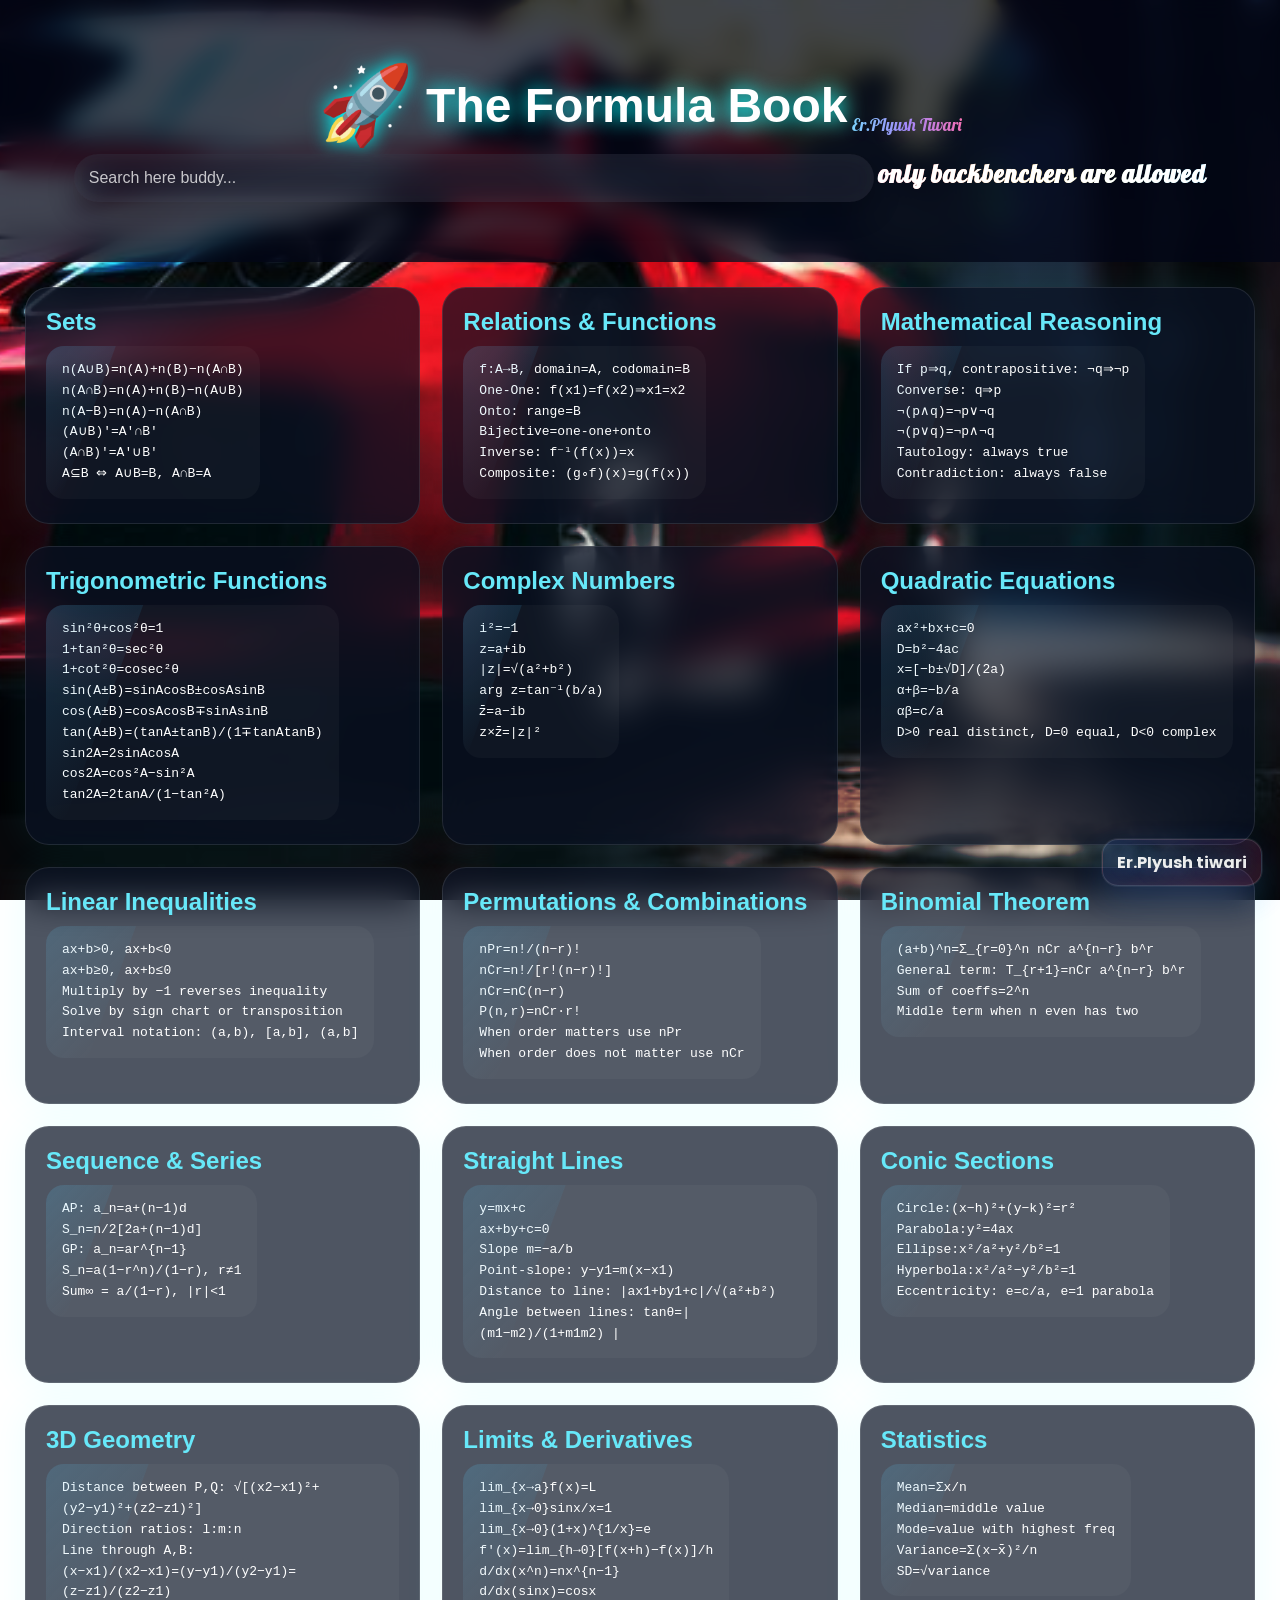
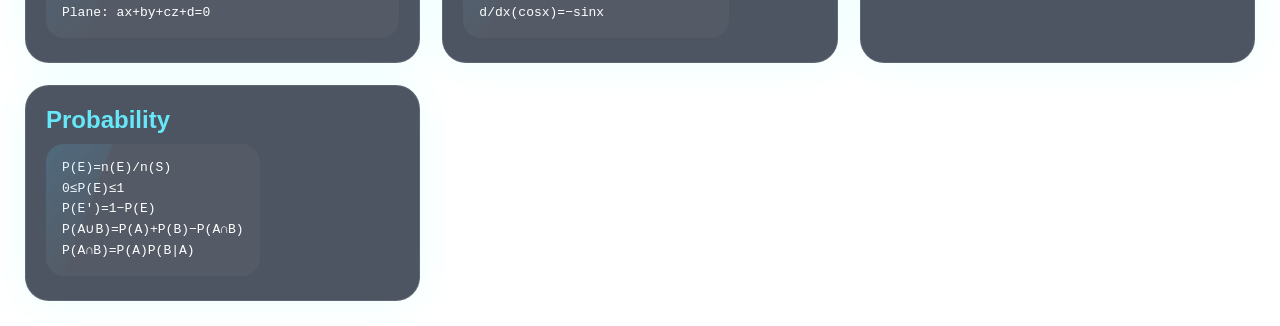
<file: index.html>
<!DOCTYPE html>
<html lang="en">
<head>
<meta charset="UTF-8">
<meta name="viewport" content="width=device-width,initial-scale=1">
<title>FormulaX Ultimate CBSE Class 11</title>
<link href="https://fonts.googleapis.com/css2?family=Playfair+Display:wght@700&family=Pacifico&family=Montserrat:wght@600&family=Lobster&family=Poppins:wght@300;600;800&display=swap" rel="stylesheet">
<style>
*{margin:0;padding:0;box-sizing:border-box}
body{
font-family:Segoe UI,sans-serif;color:#fff;
background:linear-gradient(rgba(2,6,23,.65),rgba(30,41,59,.75)),url("luxury-red-sport-car-wallpaper-generative-ai-photo.jpg") center/cover no-repeat;
background-attachment:fixed;
background-size:cover;
background-blend-mode:overlay;
overflow-x:hidden;
}
.bg{position:fixed;inset:0;background:
radial-gradient(circle at 20% 20%,rgba(0,255,255,.12),transparent 20%),
radial-gradient(circle at 80% 30%,rgba(255,0,255,.1),transparent 20%);
animation:bg-pulse 8s infinite alternate;
z-index:-1;
}
@keyframes bg-pulse{from{transform:scale(1)}to{transform:scale(1.08)}}
@keyframes bg{0%{background-position:0 50%}50%{background-position:100% 50%}100%{background-position:0 50%}}
.hero{text-align:center;padding:60px 20px;position:sticky;top:0;background:rgba(2,6,23,.75);backdrop-filter:blur(12px);z-index:10}
h1{font-size:3rem;text-shadow:0 0 20px cyan}
input{width:min(800px,92%);padding:15px;border-radius:40px;border:none;font-size:1rem;background:rgba(255,255,255,.08);color:#fff;backdrop-filter:blur(14px);box-shadow:0 10px 30px rgba(0,0,0,.18)}
input::placeholder{color:rgba(255,255,255,.75)}
.symbol{position:fixed;font-size:30px;opacity:.15;animation:float 15s linear infinite}
.grid{display:grid;grid-template-columns:repeat(auto-fit,minmax(320px,1fr));gap:22px;padding:25px}
.card{
background:rgba(10,20,38,.72);
backdrop-filter:blur(18px);
border:1px solid rgba(255,255,255,.1);
border-radius:24px;padding:20px;
box-shadow:0 0 40px rgba(0,255,255,.08);
transition:.4s;
animation:rise 1s ease;
}
.card:hover{transform:translateY(-12px) scale(1.03);box-shadow:0 0 35px rgba(0,255,255,.35)}
h2{color:#67e8f9;margin-bottom:10px}
pre{white-space:pre-wrap;line-height:1.6;animation:formula-glow 6s ease-in-out infinite;transition:transform .3s ease;display:inline-block;padding:14px 16px;border-radius:18px;background:rgba(255,255,255,.03);position:relative;overflow:hidden;}
pre::before{content:'';position:absolute;top:0;left:-100%;width:120%;height:100%;background:linear-gradient(120deg,transparent,rgba(56,189,248,.18),transparent);transform:skewX(-20deg);animation:formula-shimmer 5.5s ease-in-out infinite;}
pre span{position:relative;z-index:1;}
.card:hover pre{transform:translateY(-2px) scale(1.01);}
@keyframes rise{from{opacity:0;transform:translateY(40px)}to{opacity:1;transform:none}}
@keyframes formula-glow{0%{box-shadow:0 0 0 rgba(96,165,250,0);background:rgba(255,255,255,.03)}25%{box-shadow:0 0 18px rgba(96,165,250,0.08);background:rgba(255,255,255,.05)}50%{box-shadow:0 0 30px rgba(56,189,248,0.14);background:rgba(255,255,255,.08)}75%{box-shadow:0 0 18px rgba(96,165,250,0.08);background:rgba(255,255,255,.05)}100%{box-shadow:0 0 0 rgba(96,165,250,0);background:rgba(255,255,255,.03)}}
@keyframes formula-shimmer{0%{left:-120%}50%{left:100%}100%{left:100%}}

/* New animations */
@keyframes float{0%{transform:translateY(0) rotate(0deg);opacity:.12}50%{transform:translateY(-18px) rotate(-6deg);opacity:.18}100%{transform:translateY(0) rotate(0deg);opacity:.12}}

.hero h1{display:inline-flex;align-items:center;gap:12px}
.title-emoji{display:inline-block;font-size:1.6em;transform-origin:center;animation:emoji-bob 3s ease-in-out infinite}
@keyframes emoji-bob{0%{transform:translateY(0) rotate(0)}50%{transform:translateY(-6px) rotate(-8deg)}100%{transform:translateY(0) rotate(0)}}

input{transition:all .25s ease}
input:focus{outline:none;box-shadow:0 8px 30px rgba(34,211,238,.08),0 0 10px rgba(102,255,255,.06);transform:translateY(-3px)}

/* make card entrance slightly faster and allow stagger */
.card{animation:rise .6s cubic-bezier(.22,.9,.36,1) both, card-float 4s ease-in-out infinite}

@keyframes card-float{0%,100%{transform:translateY(0)}50%{transform:translateY(-8px)}}

/* Signature styles */
.signature{
	font-family:'Lobster','Poppins',cursive;
	font-size:1.05rem;
	margin-top:12px;
	background:linear-gradient(90deg,#7dd3fc,#a78bfa,#f472b6);
	-webkit-background-clip:text;
	background-clip:text;
	color:transparent;
	text-shadow:0 6px 20px rgba(124,58,237,.12);
	display:inline-block;
	transform-origin:left center;
	animation:sig-pop .9s cubic-bezier(.2,.9,.3,1) both;
}
@keyframes sig-pop{from{opacity:0;transform:translateY(10px) scale(.98)}to{opacity:1;transform:none}}

.signature-footer{position:fixed;right:18px;bottom:14px;font-family:'Poppins',sans-serif;font-weight:700;font-size:1rem;opacity:.92;background:linear-gradient(135deg,rgba(59,130,246,.18),rgba(236,72,153,.18));padding:10px 14px;border-radius:16px;border:1px solid rgba(255,255,255,.14);box-shadow:0 12px 35px rgba(59,130,246,.22),0 0 0 1px rgba(255,255,255,.08);transition:transform .18s ease,opacity .18s;cursor:default;animation:footer-glow 4s ease-in-out infinite;color:#fff;text-shadow:0 0 18px rgba(56,189,248,.4)}
.signature-footer:hover{transform:translateY(-8px) scale(1.02);opacity:1}

@keyframes footer-glow{0%,100%{transform:translateY(0) scale(1);opacity:.92;box-shadow:0 12px 35px rgba(59,130,246,.2),0 0 0 1px rgba(255,255,255,.08)}50%{transform:translateY(-4px) scale(1.01);opacity:1;box-shadow:0 18px 45px rgba(59,130,246,.32),0 0 0 1px rgba(255,255,255,.12)}}

/* Subtitle */
.subtitle{font-family:'Playfair Display','Lobster',serif;display:block;font-size:1.4rem;margin-top:6px;color:transparent;background:linear-gradient(90deg,#ffd6a5,#fbcfe8,#c7f9ff);-webkit-background-clip:text;background-clip:text;text-shadow:0 10px 30px rgba(124,58,237,.08);letter-spacing:1px;animation:sub-appear .9s cubic-bezier(.2,.9,.3,1) both}
@keyframes sub-appear{from{opacity:0;transform:translateY(10px)}to{opacity:1;transform:none}}

/* Hero note style per user request */
.hero-note{font-family:'Lobster','Poppins',cursive;font-size:1.55rem;font-weight:700;margin-top:8px;color:#fff;background:linear-gradient(90deg,#ff5f7a,#fbbf24,#38bdf8);-webkit-background-clip:text;background-clip:text;letter-spacing:1px;text-shadow:0 12px 28px rgba(0,0,0,.22);transform-origin:left center;display:inline-block;mix-blend-mode:screen}
</style>
</head>
<body>
<div class="symbol" style="left:5%;top:10%">π</div>
<div class="symbol" style="left:80%;top:20%">∑</div>
<div class="symbol" style="left:60%;top:70%">√</div>
<div class="symbol" style="left:25%;top:80%">∫</div>

<div class="hero">
<h1><span class="title-emoji">🚀</span> The Formula Book</h1>
<div class="signature">Er.PIyush Tiwari</div>
<input id="search" placeholder="Search here buddy...">
<p class="hero-note">only backbenchers are allowed</p><br>
</div>

<div class="grid" id="grid">
<div class="card"><h2>Sets</h2><pre>
n(A∪B)=n(A)+n(B)−n(A∩B)
n(A∩B)=n(A)+n(B)−n(A∪B)
n(A−B)=n(A)−n(A∩B)
(A∪B)'=A'∩B'
(A∩B)'=A'∪B'
A⊆B ⇔ A∪B=B, A∩B=A
</pre></div>

<div class="card"><h2>Relations & Functions</h2><pre>
f:A→B, domain=A, codomain=B
One-One: f(x1)=f(x2)⇒x1=x2
Onto: range=B
Bijective=one-one+onto
Inverse: f⁻¹(f(x))=x
Composite: (g∘f)(x)=g(f(x))
</pre></div>

<div class="card"><h2>Mathematical Reasoning</h2><pre>
If p⇒q, contrapositive: ¬q⇒¬p
Converse: q⇒p
¬(p∧q)=¬p∨¬q
¬(p∨q)=¬p∧¬q
Tautology: always true
Contradiction: always false
</pre></div>

<div class="card"><h2>Trigonometric Functions</h2><pre>
sin²θ+cos²θ=1
1+tan²θ=sec²θ
1+cot²θ=cosec²θ
sin(A±B)=sinAcosB±cosAsinB
cos(A±B)=cosAcosB∓sinAsinB
tan(A±B)=(tanA±tanB)/(1∓tanAtanB)
sin2A=2sinAcosA
cos2A=cos²A−sin²A
tan2A=2tanA/(1−tan²A)
</pre></div>

<div class="card"><h2>Complex Numbers</h2><pre>
i²=−1
z=a+ib
|z|=√(a²+b²)
arg z=tan⁻¹(b/a)
z̄=a−ib
z×z̄=|z|²
</pre></div>

<div class="card"><h2>Quadratic Equations</h2><pre>
ax²+bx+c=0
D=b²−4ac
x=[−b±√D]/(2a)
α+β=−b/a
αβ=c/a
D>0 real distinct, D=0 equal, D<0 complex
</pre></div>

<div class="card"><h2>Linear Inequalities</h2><pre>
ax+b>0, ax+b<0
ax+b≥0, ax+b≤0
Multiply by −1 reverses inequality
Solve by sign chart or transposition
Interval notation: (a,b), [a,b], (a,b]
</pre></div>

<div class="card"><h2>Permutations & Combinations</h2><pre>
nPr=n!/(n−r)!
nCr=n!/[r!(n−r)!]
nCr=nC(n−r)
P(n,r)=nCr·r!
When order matters use nPr
When order does not matter use nCr
</pre></div>

<div class="card"><h2>Binomial Theorem</h2><pre>
(a+b)^n=Σ_{r=0}^n nCr a^{n−r} b^r
General term: T_{r+1}=nCr a^{n−r} b^r
Sum of coeffs=2^n
Middle term when n even has two
</pre></div>

<div class="card"><h2>Sequence & Series</h2><pre>
AP: a_n=a+(n−1)d
S_n=n/2[2a+(n−1)d]
GP: a_n=ar^{n−1}
S_n=a(1−r^n)/(1−r), r≠1
Sum∞ = a/(1−r), |r|<1
</pre></div>

<div class="card"><h2>Straight Lines</h2><pre>
y=mx+c
ax+by+c=0
Slope m=−a/b
Point-slope: y−y1=m(x−x1)
Distance to line: |ax1+by1+c|/√(a²+b²)
Angle between lines: tanθ=| (m1−m2)/(1+m1m2) |
</pre></div>

<div class="card"><h2>Conic Sections</h2><pre>
Circle:(x−h)²+(y−k)²=r²
Parabola:y²=4ax
Ellipse:x²/a²+y²/b²=1
Hyperbola:x²/a²−y²/b²=1
Eccentricity: e=c/a, e=1 parabola
</pre></div>

<div class="card"><h2>3D Geometry</h2><pre>
Distance between P,Q: √[(x2−x1)²+(y2−y1)²+(z2−z1)²]
Direction ratios: l:m:n
Line through A,B:
(x−x1)/(x2−x1)=(y−y1)/(y2−y1)=(z−z1)/(z2−z1)
Plane: ax+by+cz+d=0
</pre></div>

<div class="card"><h2>Limits & Derivatives</h2><pre>
lim_{x→a}f(x)=L
lim_{x→0}sinx/x=1
lim_{x→0}(1+x)^{1/x}=e
f'(x)=lim_{h→0}[f(x+h)−f(x)]/h
d/dx(x^n)=nx^{n−1}
d/dx(sinx)=cosx
d/dx(cosx)=−sinx
</pre></div>

<div class="card"><h2>Statistics</h2><pre>
Mean=Σx/n
Median=middle value
Mode=value with highest freq
Variance=Σ(x−x̄)²/n
SD=√variance
</pre></div>

<div class="card"><h2>Probability</h2><pre>
P(E)=n(E)/n(S)
0≤P(E)≤1
P(E')=1−P(E)
P(A∪B)=P(A)+P(B)−P(A∩B)
P(A∩B)=P(A)P(B|A)
</pre></div>
</div>

<div class="signature-footer">Er.PIyush tiwari</div>

<script>
document.getElementById('search').addEventListener('input',e=>{
const v=e.target.value.toLowerCase();
document.querySelectorAll('.card').forEach(c=>{
c.style.display=c.innerText.toLowerCase().includes(v)?'block':'none';
});
});

document.addEventListener('DOMContentLoaded',()=>{
	const cards = document.querySelectorAll('.card');
	cards.forEach((c,i)=>{
		c.style.animationDelay = (i * 90) + 'ms';
	});

	const speakBuddy = () => {
		if ('speechSynthesis' in window) {
			const utterance = new SpeechSynthesisUtterance('Welcome buddy, scroll down to know more');
			utterance.rate = 0.95;
			utterance.pitch = 0.95;
			utterance.volume = 0.75;
			speechSynthesis.speak(utterance);
		}
	};

	document.addEventListener('click', speakBuddy);
	document.addEventListener('keydown', speakBuddy);
});
</script>
</body></html>
</file>
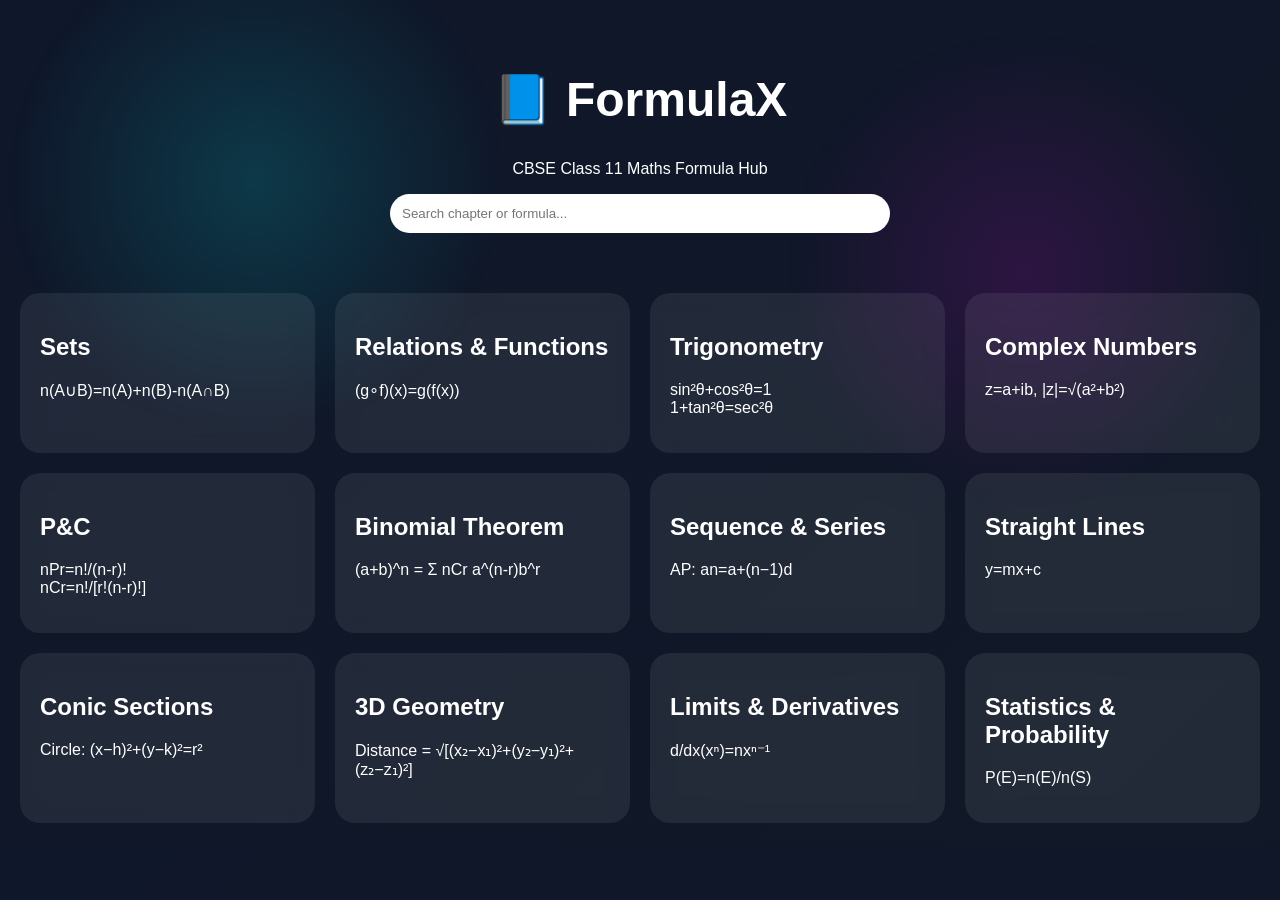
<file: FormulaX_Animated_sample/index.html>
<!DOCTYPE html>
<html lang="en">
<head>
<meta charset="UTF-8">
<meta name="viewport" content="width=device-width, initial-scale=1.0">
<title>FormulaX CBSE Class 11</title>
<link rel="stylesheet" href="style.css">
</head>
<body>
<div class="bg"></div>

<header>
  <h1>📘 FormulaX</h1>
  <p>CBSE Class 11 Maths Formula Hub</p>
  <input id="search" placeholder="Search chapter or formula...">
</header>

<div class="container">
  <div class="card"><h2>Sets</h2><p>n(A∪B)=n(A)+n(B)-n(A∩B)</p></div>
  <div class="card"><h2>Relations & Functions</h2><p>(g∘f)(x)=g(f(x))</p></div>
  <div class="card"><h2>Trigonometry</h2><p>sin²θ+cos²θ=1<br>1+tan²θ=sec²θ</p></div>
  <div class="card"><h2>Complex Numbers</h2><p>z=a+ib, |z|=√(a²+b²)</p></div>
  <div class="card"><h2>P&C</h2><p>nPr=n!/(n-r)!<br>nCr=n!/[r!(n-r)!]</p></div>
  <div class="card"><h2>Binomial Theorem</h2><p>(a+b)^n = Σ nCr a^(n-r)b^r</p></div>
  <div class="card"><h2>Sequence & Series</h2><p>AP: an=a+(n−1)d</p></div>
  <div class="card"><h2>Straight Lines</h2><p>y=mx+c</p></div>
  <div class="card"><h2>Conic Sections</h2><p>Circle: (x−h)²+(y−k)²=r²</p></div>
  <div class="card"><h2>3D Geometry</h2><p>Distance = √[(x₂−x₁)²+(y₂−y₁)²+(z₂−z₁)²]</p></div>
  <div class="card"><h2>Limits & Derivatives</h2><p>d/dx(xⁿ)=nxⁿ⁻¹</p></div>
  <div class="card"><h2>Statistics & Probability</h2><p>P(E)=n(E)/n(S)</p></div>
</div>

<script src="script.js"></script>
</body>
</html>
</file>
<file: FormulaX_Animated_sample/style.css>
*{box-sizing:border-box}
body{
margin:0;font-family:Arial,sans-serif;color:white;
background:linear-gradient(135deg,#0f172a,#111827);
overflow-x:hidden;
}
.bg{
position:fixed;inset:0;
background:
radial-gradient(circle at 20% 20%,rgba(0,255,255,.15),transparent 20%),
radial-gradient(circle at 80% 30%,rgba(255,0,255,.12),transparent 20%);
animation: pulse 8s infinite alternate;
z-index:-1;
}
@keyframes pulse{from{transform:scale(1)}to{transform:scale(1.1)}}
header{text-align:center;padding:40px 20px}
h1{font-size:3rem}
#search{
padding:12px;width:min(500px,90%);border-radius:30px;border:none;
}
.container{
display:grid;
grid-template-columns:repeat(auto-fit,minmax(250px,1fr));
gap:20px;padding:20px;
}
.card{
background:rgba(255,255,255,.08);
backdrop-filter:blur(10px);
padding:20px;border-radius:20px;
transition:.3s;
animation:float 4s ease-in-out infinite;
}
.card:hover{transform:translateY(-10px) scale(1.03)}
@keyframes float{
50%{transform:translateY(-8px)}
}
</file>
